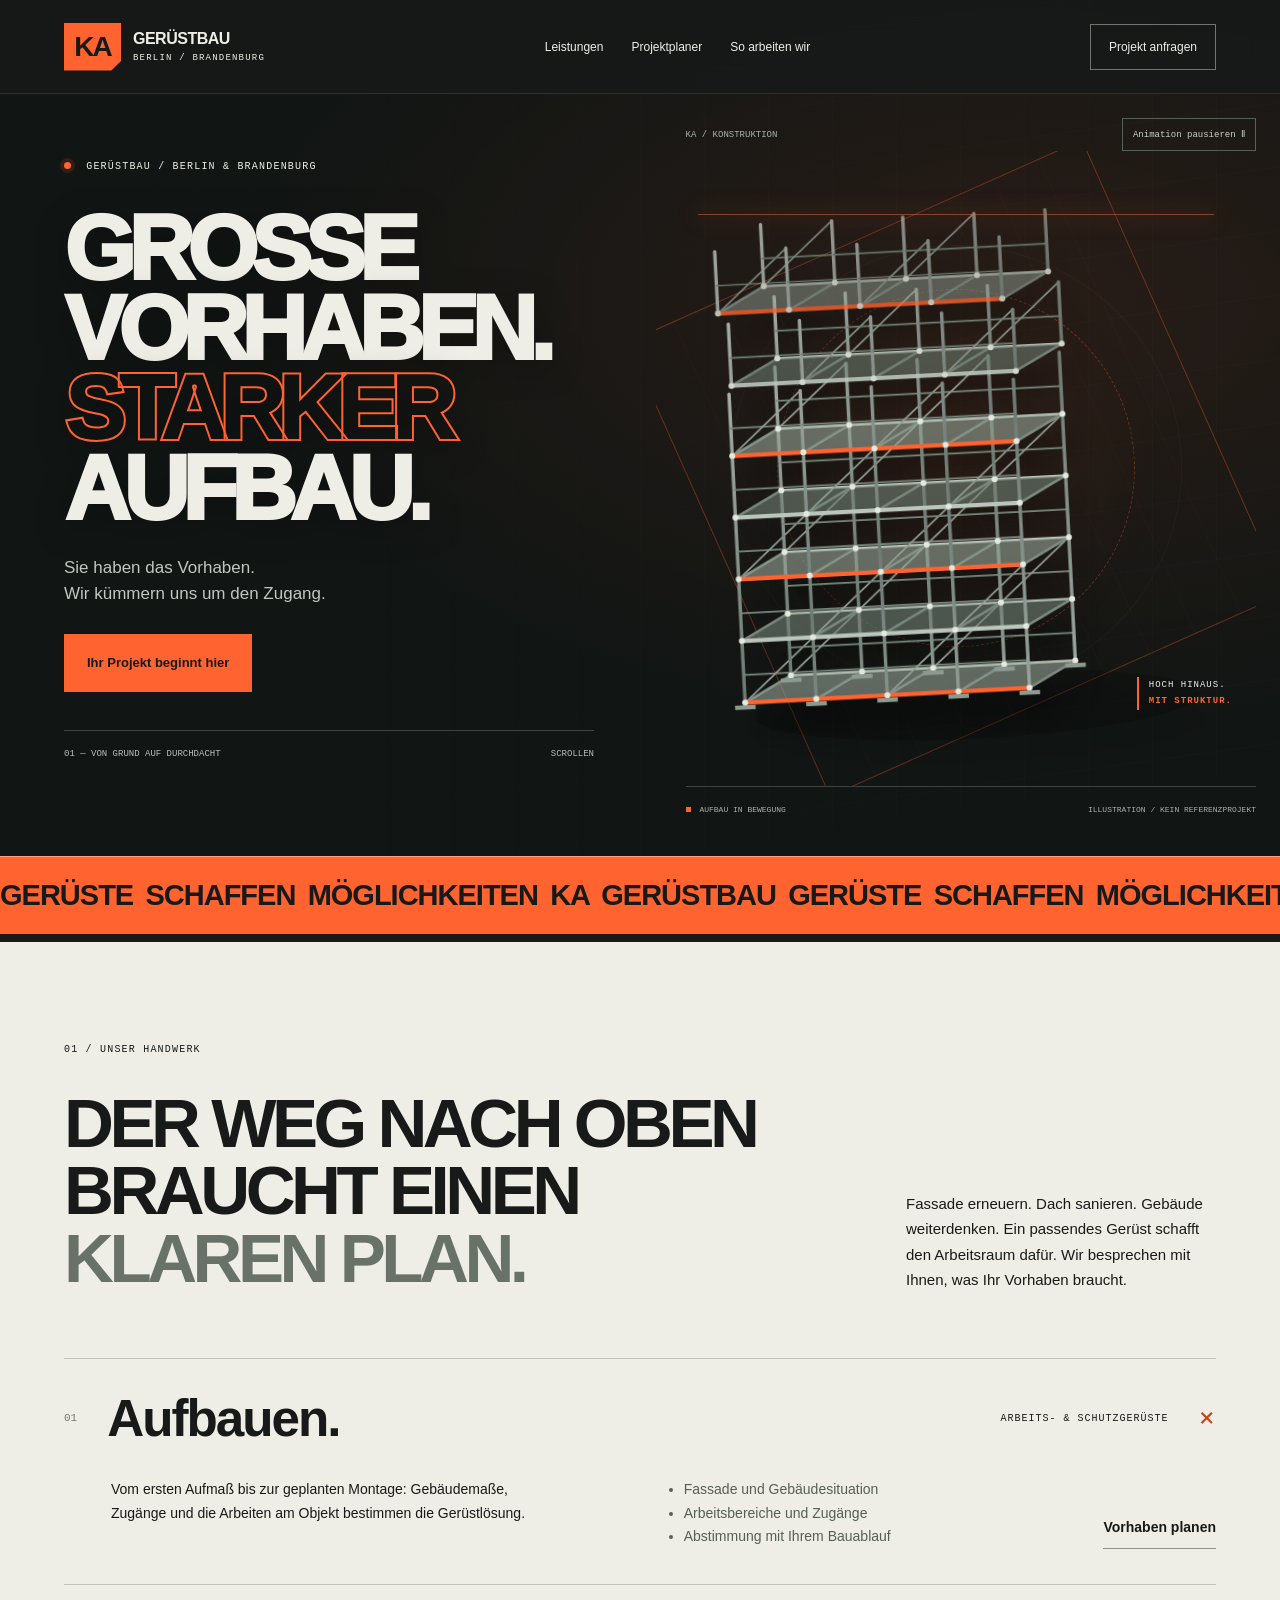
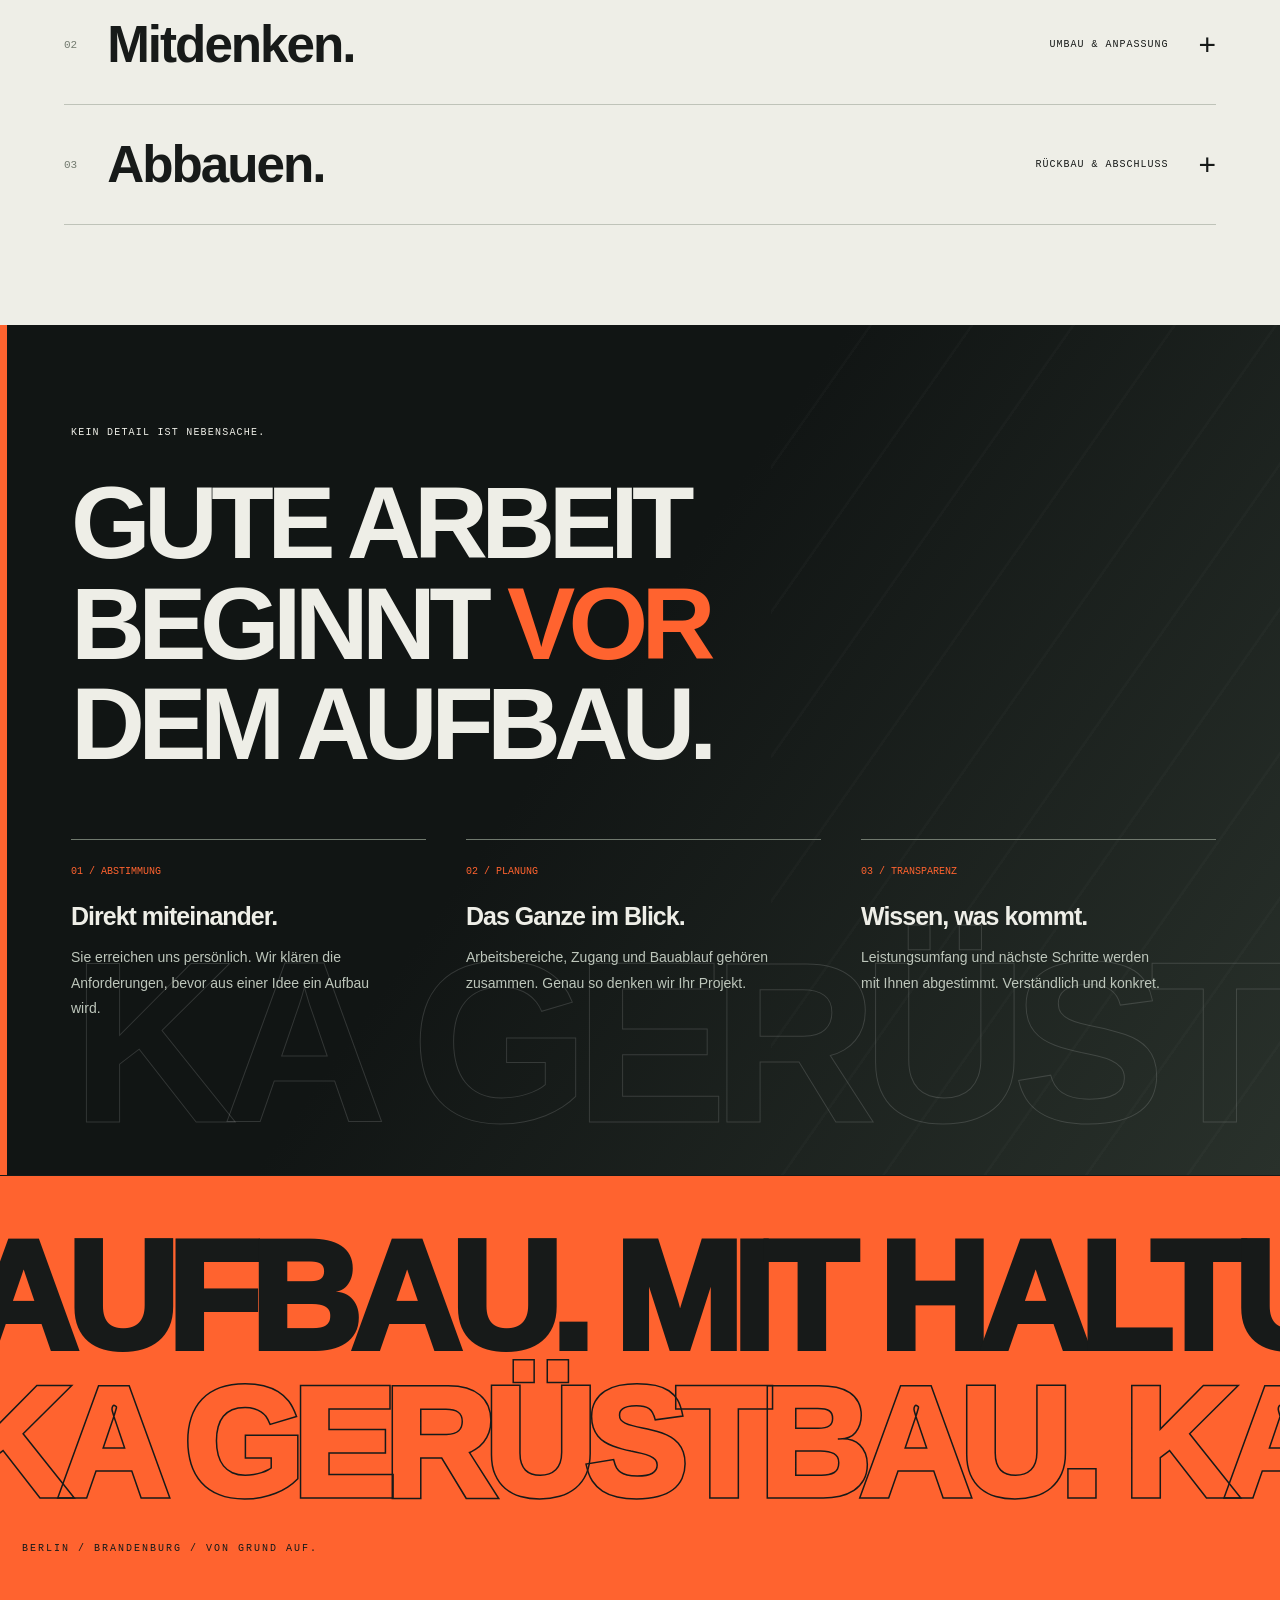
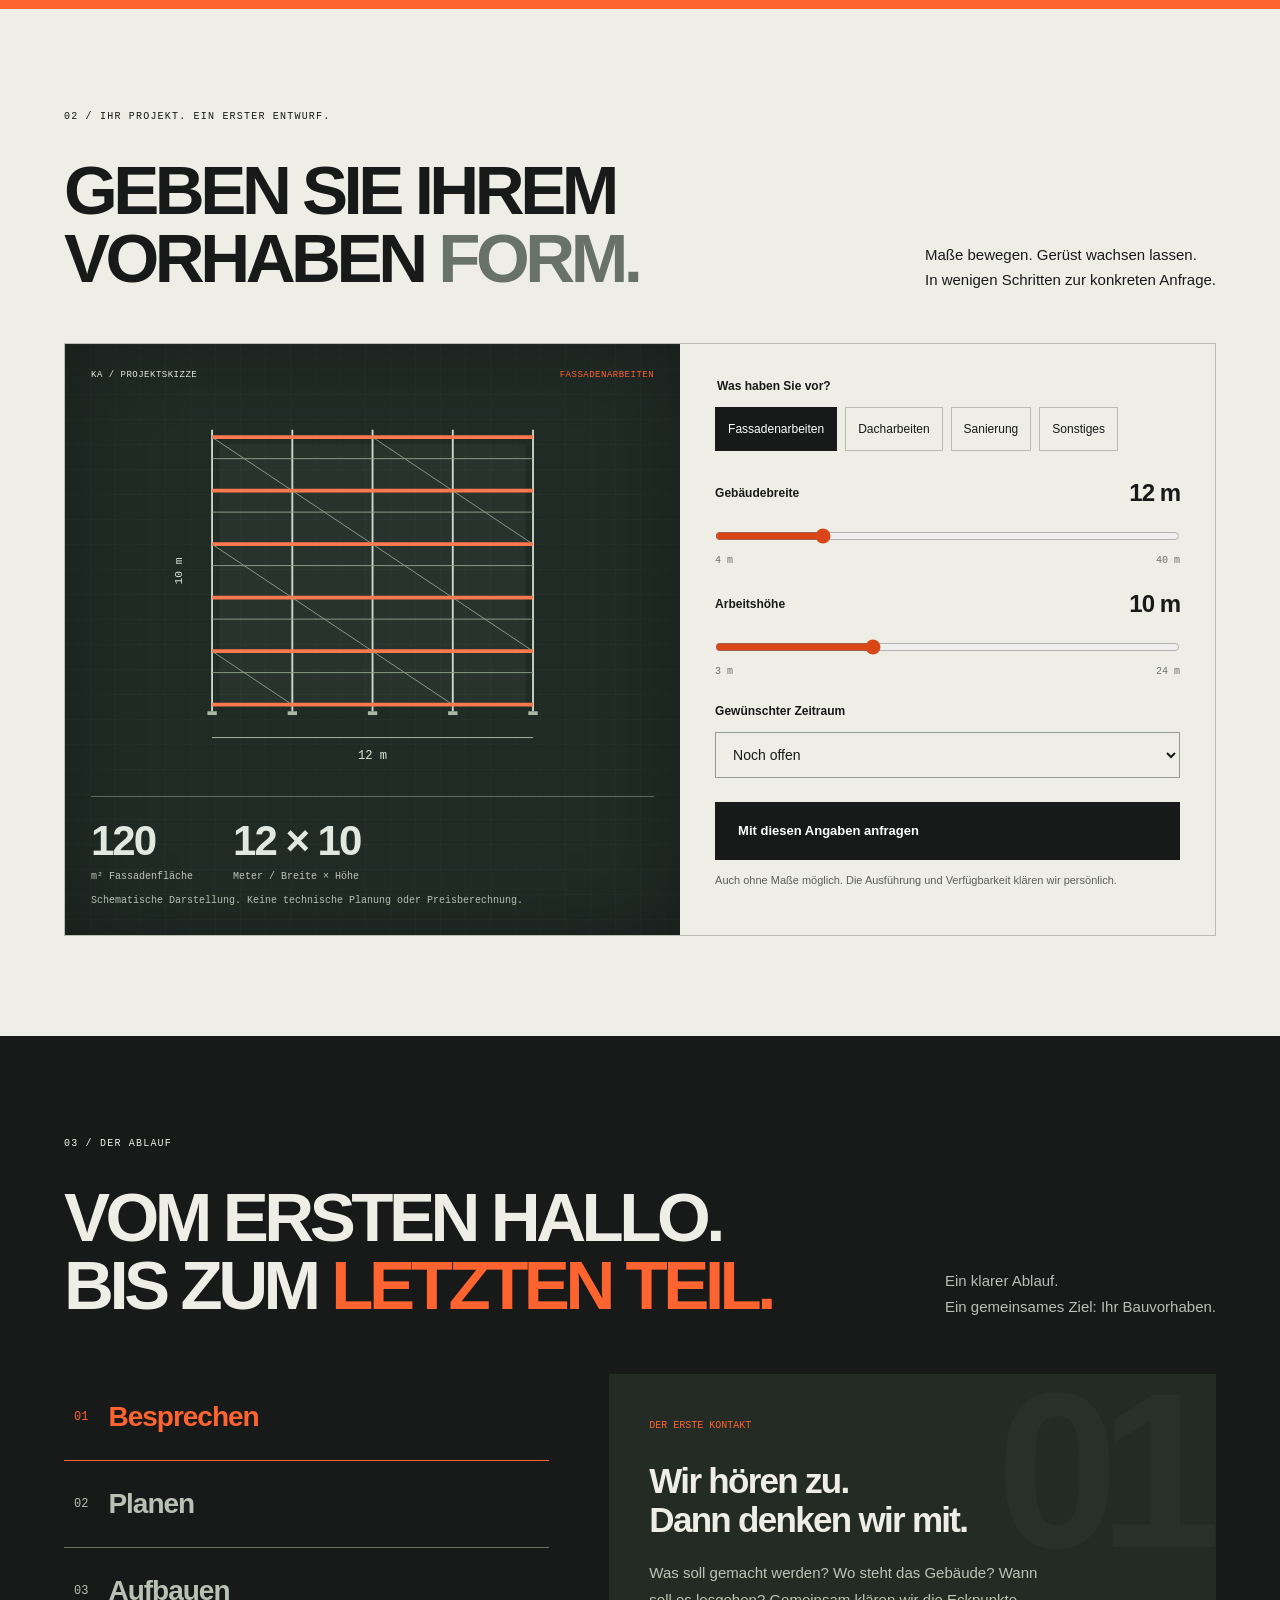
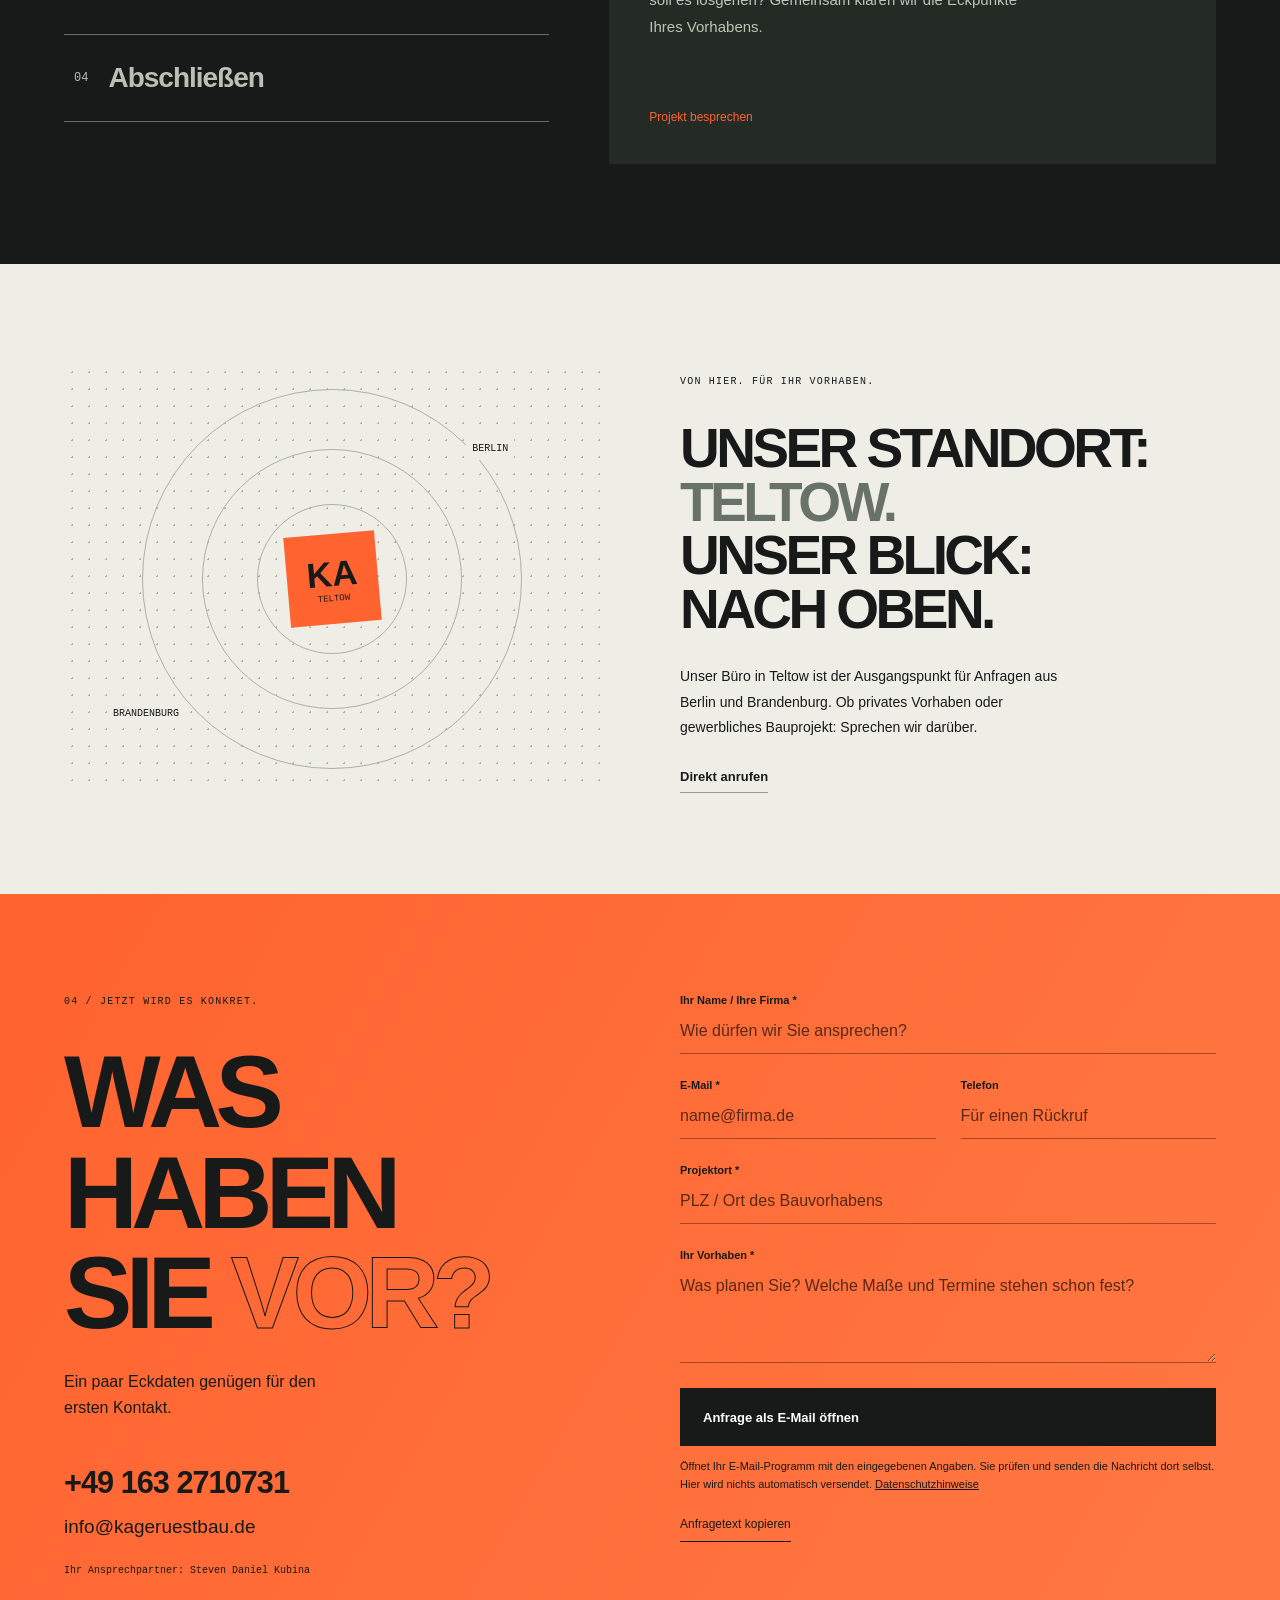
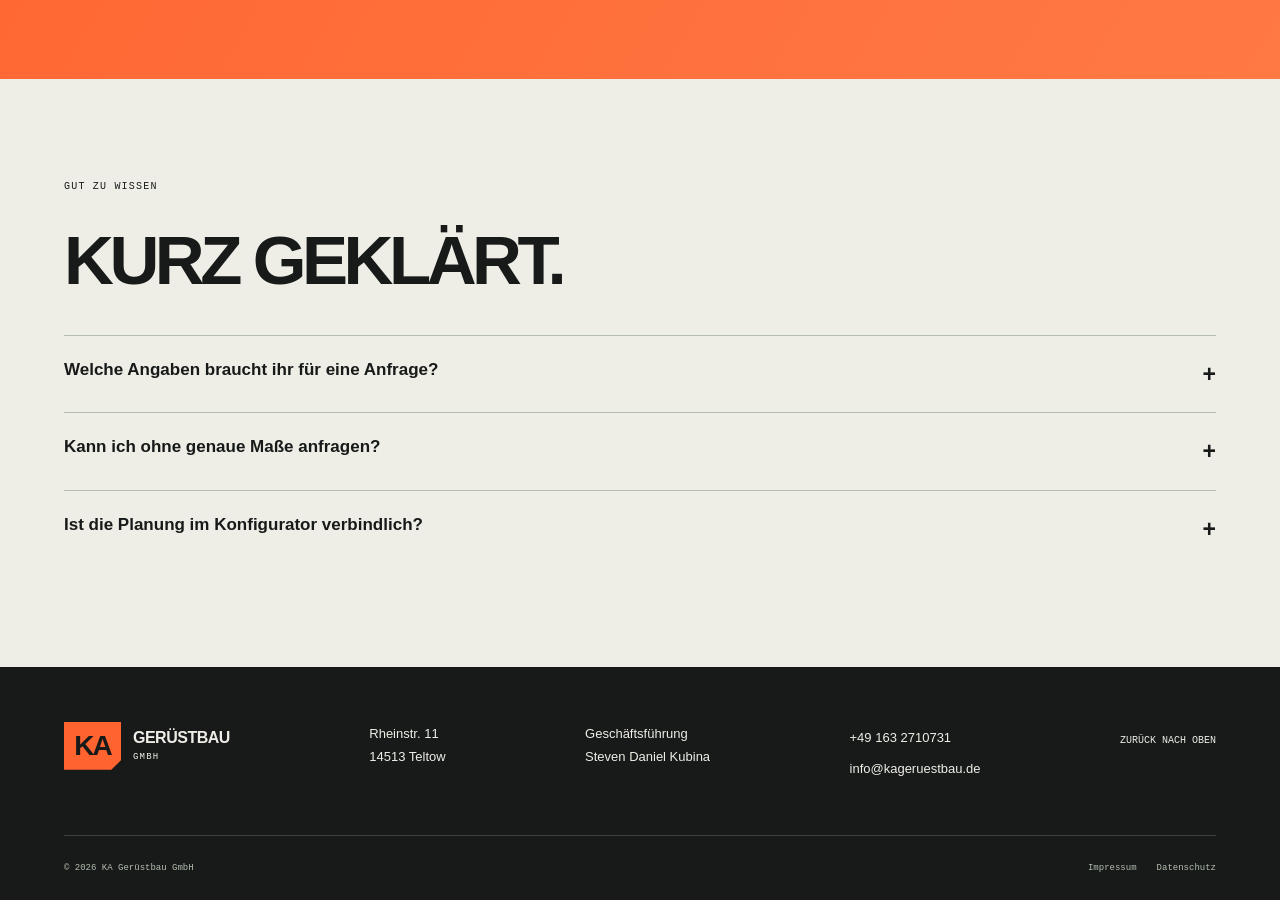
<file: index.html>
<!doctype html>
<html lang="de"><head><meta charset="utf-8"><meta name="viewport" content="width=device-width,initial-scale=1"><meta name="theme-color" content="#171a19"><meta name="description" content="KA Gerüstbau GmbH – Gerüstbau für Berlin und Brandenburg. Besprechen Sie Ihr Bauvorhaben direkt mit uns. Standort Teltow."><title>KA Gerüstbau — Raum für große Vorhaben.</title><link rel="stylesheet" href="styles.css"><link rel="icon" href="data:image/svg+xml,%3Csvg xmlns='http://www.w3.org/2000/svg' viewBox='0 0 100 100'%3E%3Crect width='100' height='100' fill='%23ff632f'/%3E%3Ctext x='10' y='68' font-family='Arial' font-weight='900' font-size='50'%3EKA%3C/text%3E%3C/svg%3E"></head>
<body><a class="skip" href="#main">Zum Inhalt</a><div class="reading" aria-hidden="true"></div>
<header><a class="brand" href="#top" aria-label="KA Gerüstbau Startseite"><span class="mark">KA</span><span>GERÜSTBAU<small>BERLIN / BRANDENBURG</small></span></a><nav aria-label="Hauptnavigation"><a href="#leistungen">Leistungen</a><a href="#planer">Projektplaner</a><a href="#ablauf">So arbeiten wir</a></nav><a class="header-contact" href="#kontakt">Projekt anfragen </a><button class="menu-toggle" aria-expanded="false" aria-controls="mobile-menu" aria-label="Menü öffnen"><span></span><span></span></button></header>
<div class="mobile-menu" id="mobile-menu" hidden><nav aria-label="Mobile Navigation"><a href="#leistungen">Leistungen <span>01</span></a><a href="#planer">Projektplaner <span>02</span></a><a href="#ablauf">So arbeiten wir <span>03</span></a><a href="#kontakt">Kontakt <span>04</span></a></nav><a href="tel:+491632710731">+49 163 2710731 </a><p>BERLIN / BRANDENBURG</p></div>
<main id="main"><section class="hero" id="top"><div class="hero-grid" aria-hidden="true"></div><div class="hero-copy"><div class="eyebrow"><span class="live-dot"></span> GERÜSTBAU / BERLIN & BRANDENBURG</div><h1>GROSSE<br>VORHABEN.<br><span>STARKER</span><br>AUFBAU.</h1><p>Sie haben das Vorhaben.<br>Wir kümmern uns um den Zugang.</p><a class="button orange" href="#planer">Ihr Projekt beginnt hier </a><div class="hero-foot"><span>01 — VON GRUND AUF DURCHDACHT</span><a href="#leistungen" aria-label="Weiter zu den Leistungen">SCROLLEN</a></div></div>
<div class="hero-art"><div class="art-top"><span>KA / KONSTRUKTION</span><button id="motion" aria-pressed="false">Animation pausieren Ⅱ</button></div><div class="structure-wrap"><div class="construction-halo" aria-hidden="true"></div><div class="scan-beam" aria-hidden="true"></div><svg id="hero-structure" viewBox="0 0 700 740" role="img" aria-label="Animierte räumliche Illustration eines Fassadengerüsts"><defs><linearGradient id="steel" gradientUnits="userSpaceOnUse" x1="0" y1="0" x2="700" y2="740"><stop stop-color="#e1e6df"/><stop offset=".5" stop-color="#6e7b75"/><stop offset="1" stop-color="#cad3ce"/></linearGradient></defs><g id="structure"></g></svg><div class="height-label">HOCH HINAUS.<br><b>MIT STRUKTUR.</b></div></div><div class="art-bottom"><span><i></i> AUFBAU IN BEWEGUNG</span><span>ILLUSTRATION / KEIN REFERENZPROJEKT</span></div></div></section>
<div class="ticker" aria-hidden="true"><div>GERÜSTE SCHAFFEN MÖGLICHKEITEN  KA GERÜSTBAU  GERÜSTE SCHAFFEN MÖGLICHKEITEN  KA GERÜSTBAU </div></div>
<section class="intro light section" id="leistungen"><div class="section-label reveal">01 / UNSER HANDWERK</div><div class="intro-heading reveal"><h2>DER WEG NACH OBEN<br>BRAUCHT EINEN<br><span>KLAREN PLAN.</span></h2><p>Fassade erneuern. Dach sanieren. Gebäude weiterdenken. Ein passendes Gerüst schafft den Arbeitsraum dafür. Wir besprechen mit Ihnen, was Ihr Vorhaben braucht.</p></div><div class="services"><details class="service reveal" open><summary><span class="number">01</span><h3>Aufbauen.</h3><span class="service-tag">ARBEITS- & SCHUTZGERÜSTE</span><b>+</b></summary><div class="service-body"><p>Vom ersten Aufmaß bis zur geplanten Montage: Gebäudemaße, Zugänge und die Arbeiten am Objekt bestimmen die Gerüstlösung.</p><ul><li>Fassade und Gebäudesituation</li><li>Arbeitsbereiche und Zugänge</li><li>Abstimmung mit Ihrem Bauablauf</li></ul><a href="#planer" data-type="Fassadenarbeiten">Vorhaben planen </a></div></details><details class="service reveal"><summary><span class="number">02</span><h3>Mitdenken.</h3><span class="service-tag">UMBAU & ANPASSUNG</span><b>+</b></summary><div class="service-body"><p>Eine Baustelle bleibt selten unverändert. Wenn sich Arbeitsbereiche oder Bauabschnitte verändern, besprechen wir die notwendige Anpassung des Gerüsts.</p><ul><li>Veränderte Arbeitsabschnitte</li><li>Neue Anforderungen am Gebäude</li><li>Koordination der nächsten Schritte</li></ul><a href="#kontakt">Details besprechen </a></div></details><details class="service reveal"><summary><span class="number">03</span><h3>Abbauen.</h3><span class="service-tag">RÜCKBAU & ABSCHLUSS</span><b>+</b></summary><div class="service-body"><p>Arbeiten abgeschlossen? Wir stimmen den Abbau mit Ihnen ab. Damit aus dem Bauvorhaben wieder ein frei zugängliches Gebäude wird.</p><ul><li>Abstimmung des Abbauzeitpunkts</li><li>Geplanter Rückbau</li><li>Ein Ansprechpartner bis zum Schluss</li></ul><a href="#kontakt">Kontakt aufnehmen </a></div></details></div></section>
<section class="statement section"><div class="section-label reveal">KEIN DETAIL IST NEBENSACHE.</div><h2 class="reveal">GUTE ARBEIT<br>BEGINNT <span>VOR</span><br>DEM AUFBAU.</h2><div class="principles"><article class="reveal"><span>01 / ABSTIMMUNG</span><h3>Direkt miteinander.</h3><p>Sie erreichen uns persönlich. Wir klären die Anforderungen, bevor aus einer Idee ein Aufbau wird.</p></article><article class="reveal"><span>02 / PLANUNG</span><h3>Das Ganze im Blick.</h3><p>Arbeitsbereiche, Zugang und Bauablauf gehören zusammen. Genau so denken wir Ihr Projekt.</p></article><article class="reveal"><span>03 / TRANSPARENZ</span><h3>Wissen, was kommt.</h3><p>Leistungsumfang und nächste Schritte werden mit Ihnen abgestimmt. Verständlich und konkret.</p></article></div><div class="outline-word" aria-hidden="true">KA GERÜSTBAU</div></section>
<div class="kinetic-break" aria-hidden="true"><div class="scroll-type">AUFBAU. MIT HALTUNG.</div><div class="scroll-type">KA GERÜSTBAU. KA GERÜSTBAU.</div><p class="kinetic-caption">BERLIN / BRANDENBURG / VON GRUND AUF.</p></div><section class="planner section light" id="planer"><div class="section-label reveal">02 / IHR PROJEKT. EIN ERSTER ENTWURF.</div><div class="planner-title reveal"><h2>GEBEN SIE IHREM<br>VORHABEN <span>FORM.</span></h2><p>Maße bewegen. Gerüst wachsen lassen.<br>In wenigen Schritten zur konkreten Anfrage.</p></div><div class="planner-grid"><div class="blueprint"><div class="blueprint-top"><span>KA / PROJEKTSKIZZE</span><span id="view-label">FASSADENARBEITEN</span></div><svg id="plan-svg" viewBox="0 0 600 410" role="img" aria-label="Schematische Gerüstansicht zu Ihren gewählten Maßen"><g id="plan-drawing"></g></svg><div class="blueprint-values"><div><strong id="area">120</strong><span>m² Fassadenfläche</span></div><div><strong id="size">12 × 10</strong><span>Meter / Breite × Höhe</span></div></div><p>Schematische Darstellung. Keine technische Planung oder Preisberechnung.</p></div><div class="planner-controls"><fieldset><legend>Was haben Sie vor?</legend><div class="chips" id="types"><button type="button" class="selected" aria-pressed="true">Fassadenarbeiten</button><button type="button" aria-pressed="false">Dacharbeiten</button><button type="button" aria-pressed="false">Sanierung</button><button type="button" aria-pressed="false">Sonstiges</button></div></fieldset><label class="range-label" for="width">Gebäudebreite <output id="width-out">12 m</output></label><input id="width" type="range" min="4" max="40" value="12" step="1"><div class="range-limits"><span>4 m</span><span>40 m</span></div><label class="range-label" for="height">Arbeitshöhe <output id="height-out">10 m</output></label><input id="height" type="range" min="3" max="24" value="10" step="1"><div class="range-limits"><span>3 m</span><span>24 m</span></div><label class="select-label" for="timing">Gewünschter Zeitraum</label><select id="timing"><option>Noch offen</option>In den nächsten 4 Wochen</option>In 1–3 Monaten</option>Später / in Planung</option></select><a class="button dark" id="use-plan" href="#kontakt">Mit diesen Angaben anfragen </a><p class="small">Auch ohne Maße möglich. Die Ausführung und Verfügbarkeit klären wir persönlich.</p></div></div></section>
<section class="process section" id="ablauf"><div class="section-label reveal">03 / DER ABLAUF</div><div class="process-heading reveal"><h2>VOM ERSTEN HALLO.<br>BIS ZUM <span>LETZTEN TEIL.</span></h2><p>Ein klarer Ablauf.<br>Ein gemeinsames Ziel: Ihr Bauvorhaben.</p></div><div class="process-grid"><div class="process-tabs" role="tablist" aria-label="Projektphasen"><button id="tab-0" role="tab" aria-selected="true" aria-controls="process-panel" data-step="0">01 <span>Besprechen</span> </button><button id="tab-1" role="tab" aria-selected="false" aria-controls="process-panel" tabindex="-1" data-step="1">02 <span>Planen</span> </button><button id="tab-2" role="tab" aria-selected="false" aria-controls="process-panel" tabindex="-1" data-step="2">03 <span>Aufbauen</span> </button><button id="tab-3" role="tab" aria-selected="false" aria-controls="process-panel" tabindex="-1" data-step="3">04 <span>Abschließen</span> </button></div><div id="process-panel" role="tabpanel" aria-labelledby="tab-0" tabindex="0"><span class="phase-number" aria-hidden="true">01</span><div><span class="phase-kicker">DER ERSTE KONTAKT</span><h3>Wir hören zu.<br>Dann denken wir mit.</h3><p>Was soll gemacht werden? Wo steht das Gebäude? Wann soll es losgehen? Gemeinsam klären wir die Eckpunkte Ihres Vorhabens.</p></div><a href="#kontakt">Projekt besprechen </a></div></div></section>
<section class="region section light"><div class="region-art" aria-hidden="true"><div class="orbit o1"></div><div class="orbit o2"></div><div class="orbit o3"></div><span class="region-pin">KA <small>TELTOW</small></span><span class="berlin">BERLIN</span><span class="brandenburg">BRANDENBURG</span></div><div class="reveal"><div class="section-label">VON HIER. FÜR IHR VORHABEN.</div><h2>UNSER STANDORT:<br><span>TELTOW.</span><br>UNSER BLICK:<br>NACH OBEN.</h2><p>Unser Büro in Teltow ist der Ausgangspunkt für Anfragen aus Berlin und Brandenburg. Ob privates Vorhaben oder gewerbliches Bauprojekt: Sprechen wir darüber.</p><a class="text-link" href="tel:+491632710731">Direkt anrufen </a></div></section>
<section class="contact section" id="kontakt"><div class="contact-intro reveal"><div class="section-label">04 / JETZT WIRD ES KONKRET.</div><h2>WAS HABEN<br>SIE <span>VOR?</span></h2><p>Ein paar Eckdaten genügen für den ersten Kontakt.</p><a class="contact-phone" href="tel:+491632710731">+49 163 2710731 </a><a class="contact-mail" href="mailto:info@kageruestbau.de">info@kageruestbau.de </a><span class="contact-person">Ihr Ansprechpartner: Steven Daniel Kubina</span></div><form id="contact-form"><label for="name">Ihr Name / Ihre Firma *</label><input id="name" name="name" autocomplete="name" required maxlength="120" placeholder="Wie dürfen wir Sie ansprechen?"><div class="form-row"><div><label for="email">E-Mail *</label><input id="email" name="email" autocomplete="email" type="email" required maxlength="160" placeholder="name@firma.de"></div><div><label for="phone">Telefon</label><input id="phone" name="phone" autocomplete="tel" type="tel" maxlength="40" placeholder="Für einen Rückruf"></div></div><label for="place">Projektort *</label><input id="place" name="place" required maxlength="180" placeholder="PLZ / Ort des Bauvorhabens"><label for="message">Ihr Vorhaben *</label><textarea id="message" name="message" rows="4" required maxlength="3000" placeholder="Was planen Sie? Welche Maße und Termine stehen schon fest?"></textarea><button class="button dark" type="submit">Anfrage als E-Mail öffnen </button><p class="small">Öffnet Ihr E-Mail-Programm mit den eingegebenen Angaben. Sie prüfen und senden die Nachricht dort selbst. Hier wird nichts automatisch versendet. <a href="datenschutz.html" class="privacy-link">Datenschutzhinweise</a></p><p id="form-status" role="status"></p><button class="copy-button" id="copy-request" type="button">Anfragetext kopieren</button></form></section>
<section class="faq section light"><div class="section-label">GUT ZU WISSEN</div><h2 class="reveal">KURZ GEKLÄRT.</h2><details><summary>Welche Angaben braucht ihr für eine Anfrage? <span>+</span></summary><p>Hilfreich sind der Projektort, die geplanten Arbeiten, ungefähre Gebäudemaße und Ihr Wunschzeitraum. Fehlende Details klären wir anschließend gemeinsam.</p></details><details><summary>Kann ich ohne genaue Maße anfragen? <span>+</span></summary><p>Ja. Beschreiben Sie zunächst Ihr Vorhaben. Der Projektplaner ist eine Hilfe für die erste Anfrage; die tatsächlichen Maße und Anforderungen müssen gesondert geprüft werden.</p></details><details><summary>Ist die Planung im Konfigurator verbindlich? <span>+</span></summary><p>Nein. Die Skizze veranschaulicht nur Ihre Angaben. Sie ersetzt weder ein Aufmaß noch die technische Planung oder ein individuelles Angebot.</p></details></section>
</main><footer><div class="footer-top"><a class="brand" href="#top"><span class="mark">KA</span><span>GERÜSTBAU<small>GMBH</small></span></a><p>Rheinstr. 11<br>14513 Teltow</p><p>Geschäftsführung<br>Steven Daniel Kubina</p><p class="footer-contact"><a href="tel:+491632710731">+49 163 2710731</a><br><a href="mailto:info@kageruestbau.de">info@kageruestbau.de</a></p><a href="#top">ZURÜCK NACH OBEN</a></div><div class="footer-bottom"><span>© <span id="year">2026</span> KA Gerüstbau GmbH</span><div><a href="impressum.html">Impressum</a><a href="datenschutz.html">Datenschutz</a></div></div></footer>
<div class="mobile-dock"><a href="tel:+491632710731">Anrufen </a><a href="#planer">Projekt planen </a></div>
<script src="script.js"></script></body></html>
</file>
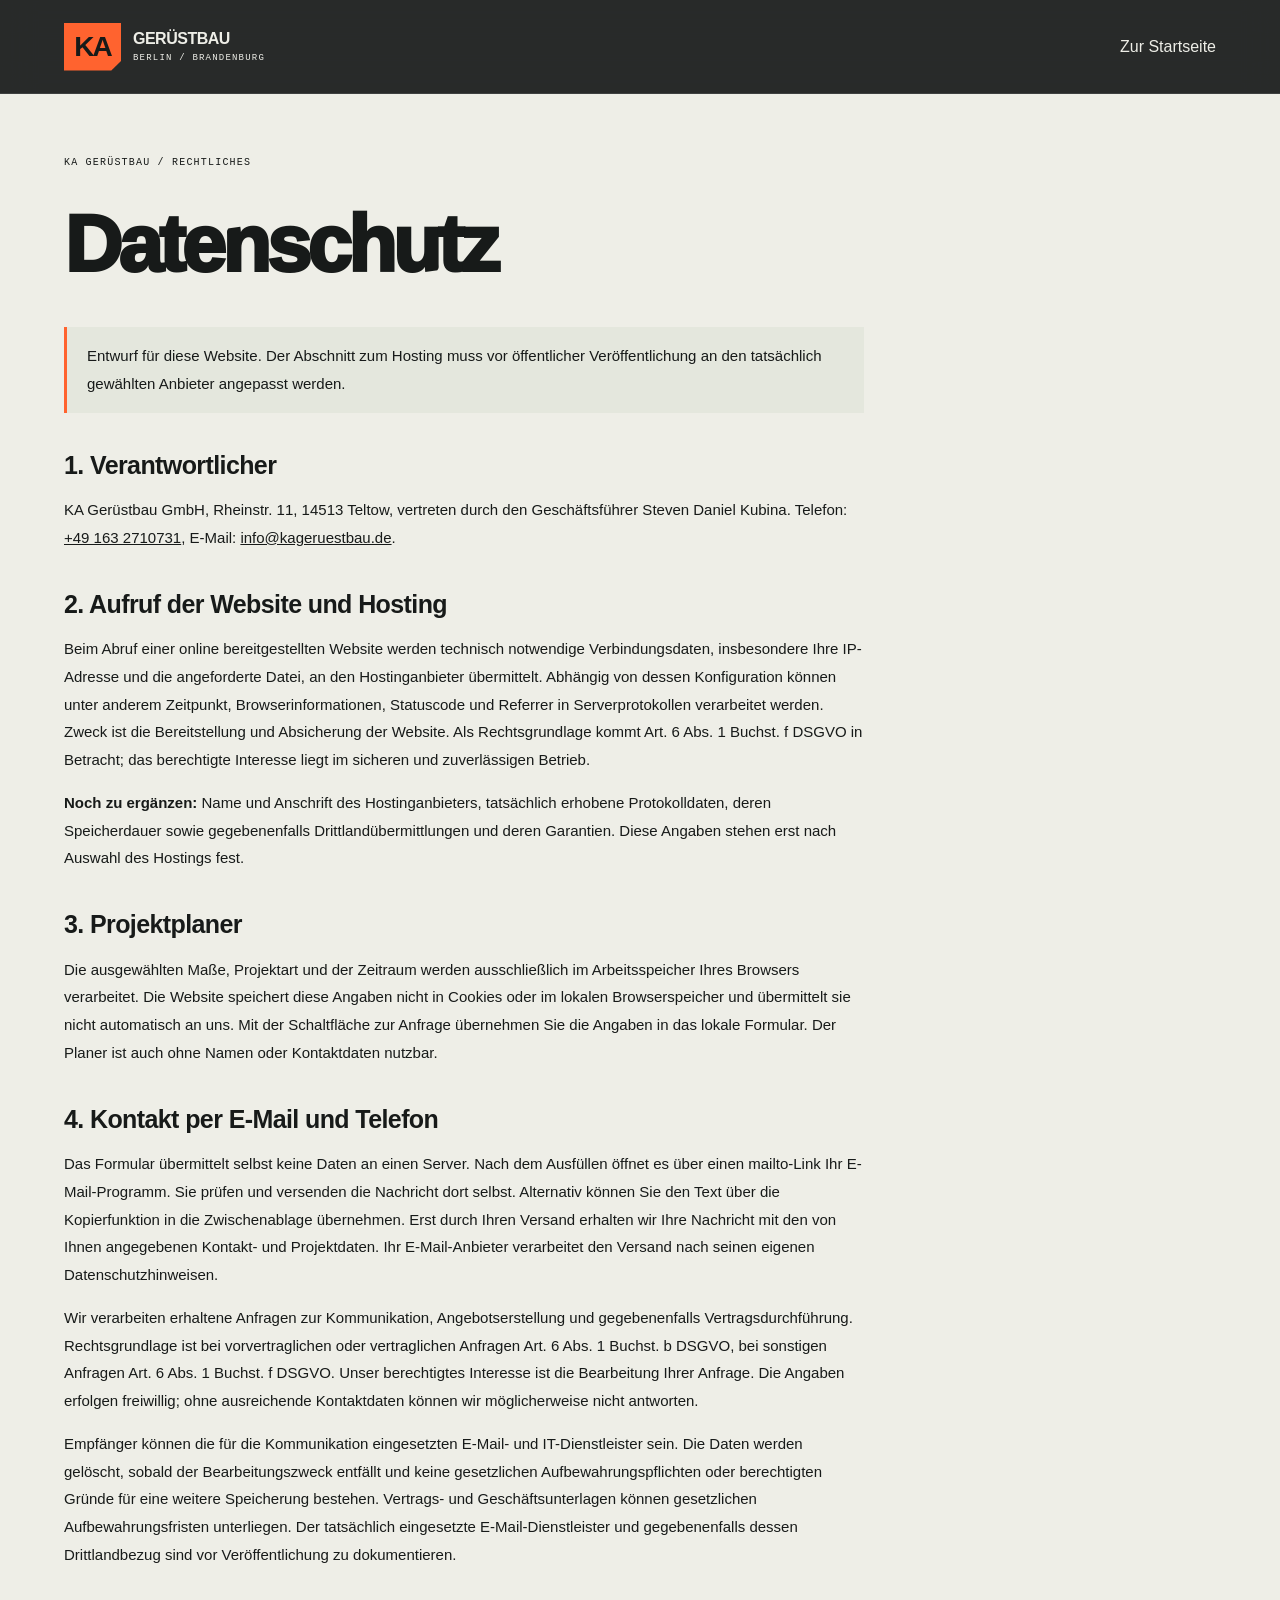
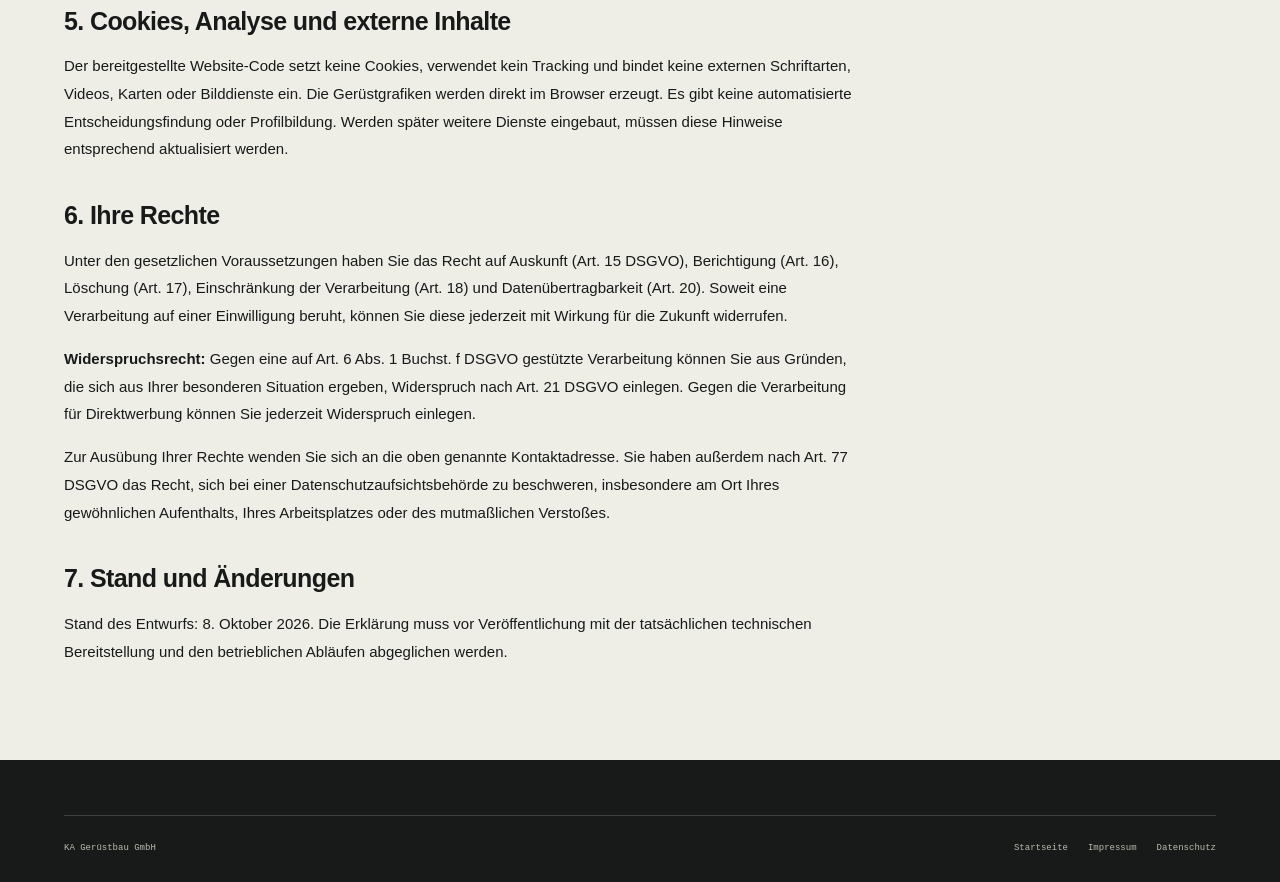
<file: datenschutz.html>
<!doctype html><html lang="de"><head><meta charset="utf-8"><meta name="viewport" content="width=device-width,initial-scale=1"><meta name="robots" content="noindex"><title>Datenschutz | KA Gerüstbau</title><link rel="stylesheet" href="styles.css"></head><body><header><a class="brand" href="index.html"><span class="mark">KA</span><span>GERÜSTBAU<small>BERLIN / BRANDENBURG</small></span></a><a href="index.html">Zur Startseite </a></header><main class="legal-page light"><div class="section-label">KA GERÜSTBAU / RECHTLICHES</div><h1>Datenschutz</h1><p class="legal-note">Entwurf für diese Website. Der Abschnitt zum Hosting muss vor öffentlicher Veröffentlichung an den tatsächlich gewählten Anbieter angepasst werden.</p><h2>1. Verantwortlicher</h2><p>KA Gerüstbau GmbH, Rheinstr. 11, 14513 Teltow, vertreten durch den Geschäftsführer Steven Daniel Kubina. Telefon: <a href="tel:+491632710731">+49 163 2710731</a>, E-Mail: <a href="mailto:info@kageruestbau.de">info@kageruestbau.de</a>.</p><h2>2. Aufruf der Website und Hosting</h2><p>Beim Abruf einer online bereitgestellten Website werden technisch notwendige Verbindungsdaten, insbesondere Ihre IP-Adresse und die angeforderte Datei, an den Hostinganbieter übermittelt. Abhängig von dessen Konfiguration können unter anderem Zeitpunkt, Browserinformationen, Statuscode und Referrer in Serverprotokollen verarbeitet werden. Zweck ist die Bereitstellung und Absicherung der Website. Als Rechtsgrundlage kommt Art. 6 Abs. 1 Buchst. f DSGVO in Betracht; das berechtigte Interesse liegt im sicheren und zuverlässigen Betrieb.</p><p><strong>Noch zu ergänzen:</strong> Name und Anschrift des Hostinganbieters, tatsächlich erhobene Protokolldaten, deren Speicherdauer sowie gegebenenfalls Drittlandübermittlungen und deren Garantien. Diese Angaben stehen erst nach Auswahl des Hostings fest.</p><h2>3. Projektplaner</h2><p>Die ausgewählten Maße, Projektart und der Zeitraum werden ausschließlich im Arbeitsspeicher Ihres Browsers verarbeitet. Die Website speichert diese Angaben nicht in Cookies oder im lokalen Browserspeicher und übermittelt sie nicht automatisch an uns. Mit der Schaltfläche zur Anfrage übernehmen Sie die Angaben in das lokale Formular. Der Planer ist auch ohne Namen oder Kontaktdaten nutzbar.</p><h2>4. Kontakt per E-Mail und Telefon</h2><p>Das Formular übermittelt selbst keine Daten an einen Server. Nach dem Ausfüllen öffnet es über einen mailto-Link Ihr E-Mail-Programm. Sie prüfen und versenden die Nachricht dort selbst. Alternativ können Sie den Text über die Kopierfunktion in die Zwischenablage übernehmen. Erst durch Ihren Versand erhalten wir Ihre Nachricht mit den von Ihnen angegebenen Kontakt- und Projektdaten. Ihr E-Mail-Anbieter verarbeitet den Versand nach seinen eigenen Datenschutzhinweisen.</p><p>Wir verarbeiten erhaltene Anfragen zur Kommunikation, Angebotserstellung und gegebenenfalls Vertragsdurchführung. Rechtsgrundlage ist bei vorvertraglichen oder vertraglichen Anfragen Art. 6 Abs. 1 Buchst. b DSGVO, bei sonstigen Anfragen Art. 6 Abs. 1 Buchst. f DSGVO. Unser berechtigtes Interesse ist die Bearbeitung Ihrer Anfrage. Die Angaben erfolgen freiwillig; ohne ausreichende Kontaktdaten können wir möglicherweise nicht antworten.</p><p>Empfänger können die für die Kommunikation eingesetzten E-Mail- und IT-Dienstleister sein. Die Daten werden gelöscht, sobald der Bearbeitungszweck entfällt und keine gesetzlichen Aufbewahrungspflichten oder berechtigten Gründe für eine weitere Speicherung bestehen. Vertrags- und Geschäftsunterlagen können gesetzlichen Aufbewahrungsfristen unterliegen. Der tatsächlich eingesetzte E-Mail-Dienstleister und gegebenenfalls dessen Drittlandbezug sind vor Veröffentlichung zu dokumentieren.</p><h2>5. Cookies, Analyse und externe Inhalte</h2><p>Der bereitgestellte Website-Code setzt keine Cookies, verwendet kein Tracking und bindet keine externen Schriftarten, Videos, Karten oder Bilddienste ein. Die Gerüstgrafiken werden direkt im Browser erzeugt. Es gibt keine automatisierte Entscheidungsfindung oder Profilbildung. Werden später weitere Dienste eingebaut, müssen diese Hinweise entsprechend aktualisiert werden.</p><h2>6. Ihre Rechte</h2><p>Unter den gesetzlichen Voraussetzungen haben Sie das Recht auf Auskunft (Art. 15 DSGVO), Berichtigung (Art. 16), Löschung (Art. 17), Einschränkung der Verarbeitung (Art. 18) und Datenübertragbarkeit (Art. 20). Soweit eine Verarbeitung auf einer Einwilligung beruht, können Sie diese jederzeit mit Wirkung für die Zukunft widerrufen.</p><p><strong>Widerspruchsrecht:</strong> Gegen eine auf Art. 6 Abs. 1 Buchst. f DSGVO gestützte Verarbeitung können Sie aus Gründen, die sich aus Ihrer besonderen Situation ergeben, Widerspruch nach Art. 21 DSGVO einlegen. Gegen die Verarbeitung für Direktwerbung können Sie jederzeit Widerspruch einlegen.</p><p>Zur Ausübung Ihrer Rechte wenden Sie sich an die oben genannte Kontaktadresse. Sie haben außerdem nach Art. 77 DSGVO das Recht, sich bei einer Datenschutzaufsichtsbehörde zu beschweren, insbesondere am Ort Ihres gewöhnlichen Aufenthalts, Ihres Arbeitsplatzes oder des mutmaßlichen Verstoßes.</p><h2>7. Stand und Änderungen</h2><p>Stand des Entwurfs: 8. Oktober 2026. Die Erklärung muss vor Veröffentlichung mit der tatsächlichen technischen Bereitstellung und den betrieblichen Abläufen abgeglichen werden.</p></main><footer><div class="footer-bottom"><span>KA Gerüstbau GmbH</span><div><a href="index.html">Startseite</a><a href="impressum.html">Impressum</a><a href="datenschutz.html">Datenschutz</a></div></div></footer></body></html>
</file>
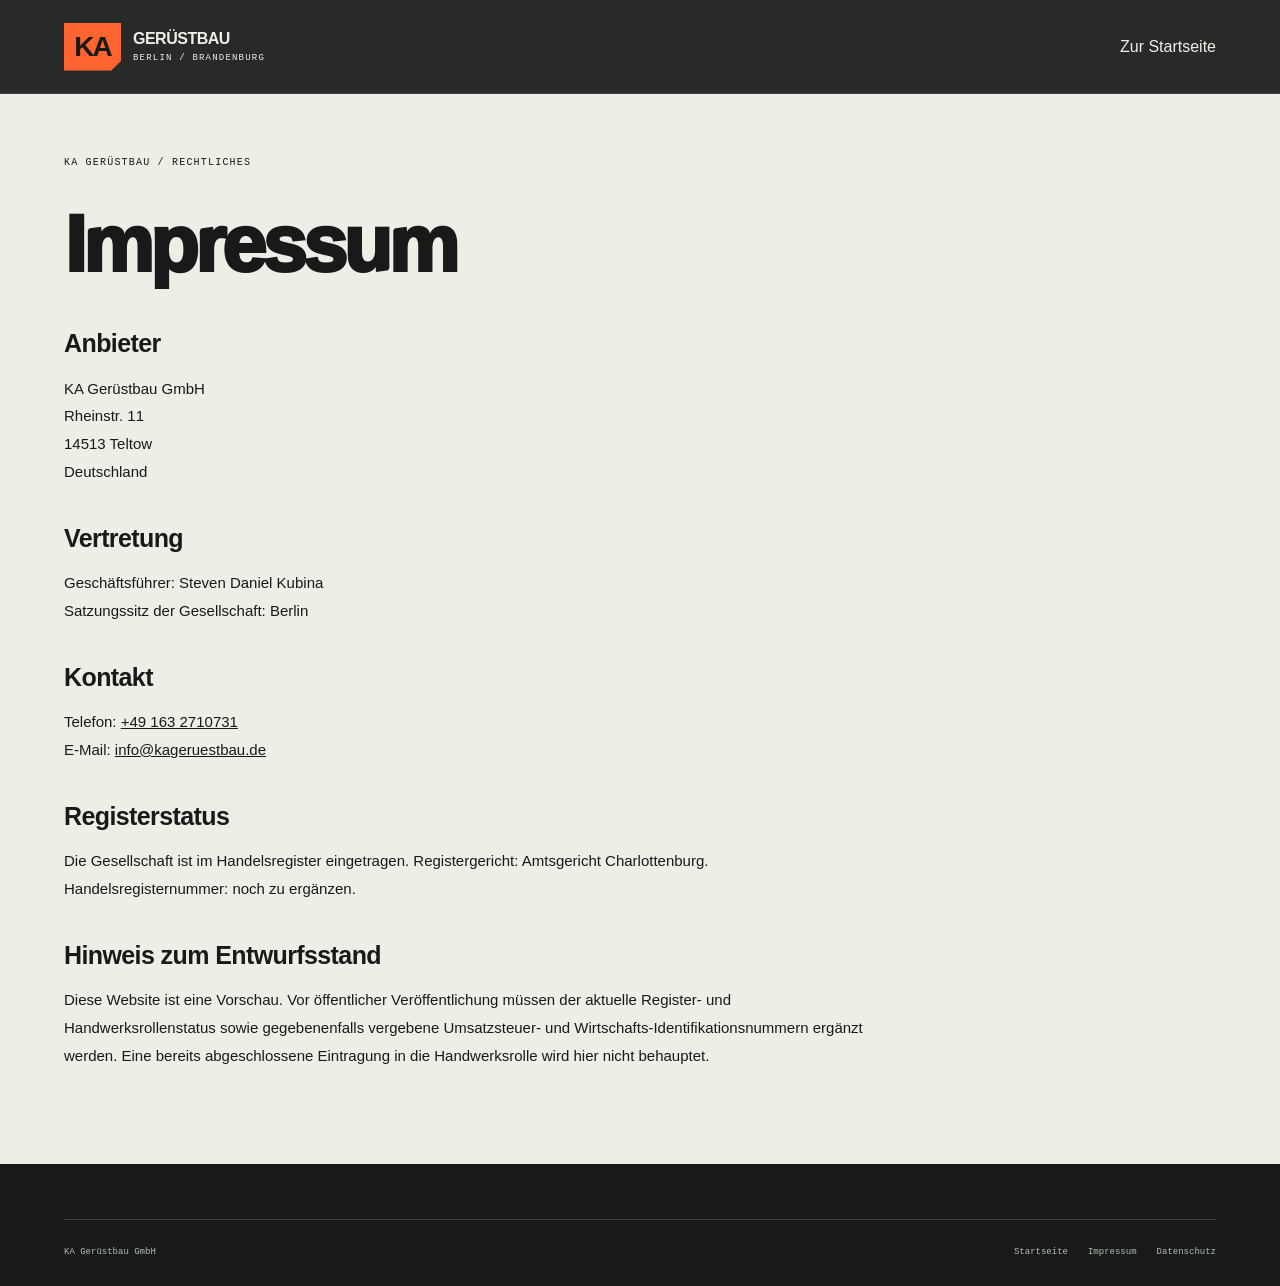
<file: impressum.html>
<!doctype html><html lang="de"><head><meta charset="utf-8"><meta name="viewport" content="width=device-width,initial-scale=1"><meta name="robots" content="noindex"><title>Impressum | KA Gerüstbau</title><link rel="stylesheet" href="styles.css"></head><body><header><a class="brand" href="index.html"><span class="mark">KA</span><span>GERÜSTBAU<small>BERLIN / BRANDENBURG</small></span></a><a href="index.html">Zur Startseite </a></header><main class="legal-page light"><div class="section-label">KA GERÜSTBAU / RECHTLICHES</div><h1>Impressum</h1><h2>Anbieter</h2><p>KA Gerüstbau GmbH<br>Rheinstr. 11<br>14513 Teltow<br>Deutschland</p><h2>Vertretung</h2><p>Geschäftsführer: Steven Daniel Kubina<br>Satzungssitz der Gesellschaft: Berlin</p><h2>Kontakt</h2><p>Telefon: <a href="tel:+491632710731">+49 163 2710731</a><br>E-Mail: <a href="mailto:info@kageruestbau.de">info@kageruestbau.de</a></p><h2>Registerstatus</h2><p>Die Gesellschaft ist im Handelsregister eingetragen. Registergericht: Amtsgericht Charlottenburg. Handelsregisternummer: noch zu ergänzen.</p><h2>Hinweis zum Entwurfsstand</h2><p>Diese Website ist eine Vorschau. Vor öffentlicher Veröffentlichung müssen der aktuelle Register- und Handwerksrollenstatus sowie gegebenenfalls vergebene Umsatzsteuer- und Wirtschafts-Identifikationsnummern ergänzt werden. Eine bereits abgeschlossene Eintragung in die Handwerksrolle wird hier nicht behauptet.</p></main><footer><div class="footer-bottom"><span>KA Gerüstbau GmbH</span><div><a href="index.html">Startseite</a><a href="impressum.html">Impressum</a><a href="datenschutz.html">Datenschutz</a></div></div></footer></body></html>
</file>
<file: styles.css>
:root{--ink:#171a19;--paper:#eeeee7;--orange:#ff632f;--muted:#b8beb8;--line:#3b423e;--pad:clamp(22px,5vw,90px)}*{box-sizing:border-box}html{scroll-behavior:smooth;scroll-padding-top:100px}body{margin:0;background:var(--ink);color:var(--paper);font-family:Arial,Helvetica,sans-serif}a{color:inherit;text-decoration:none}button,input,select,textarea{font:inherit}button,a,input,select,textarea{-webkit-tap-highlight-color:transparent}button{cursor:pointer}button:focus-visible,a:focus-visible,summary:focus-visible{outline:3px solid var(--orange);outline-offset:5px}input:focus-visible,textarea:focus-visible,select:focus-visible{outline:2px solid currentColor;outline-offset:3px}::selection{background:var(--orange);color:var(--ink)}.skip{position:fixed;top:-100px;z-index:1000;background:white;color:black;padding:20px}.skip:focus{top:0}.reading{height:3px;background:var(--orange);position:fixed;top:0;left:0;z-index:150;width:0}header{height:94px;padding:0 var(--pad);display:flex;align-items:center;justify-content:space-between;gap:24px;position:fixed;inset:0 0 auto;z-index:100;background:#171a19eb;backdrop-filter:blur(16px);border-bottom:1px solid #ffffff1a}.brand{display:flex;align-items:center;gap:12px;font-size:16px;font-weight:900;letter-spacing:-.5px;flex-shrink:0}.mark{width:57px;height:48px;background:var(--orange);color:var(--ink);display:flex;align-items:center;justify-content:center;font-size:28px;letter-spacing:-3px;position:relative;padding-right:8px}.mark>span{font-size:14px;position:absolute;right:5px;top:3px;letter-spacing:0}.brand small{display:block;font-family:monospace;font-size:9px;letter-spacing:1.2px;font-weight:400;margin-top:5px}header nav{display:flex;gap:28px;font-size:12px}header nav a{padding:12px 0;position:relative}header nav a.active{color:var(--orange)}header nav a:after{content:'';position:absolute;bottom:4px;left:0;right:100%;height:2px;background:var(--orange);transition:right .3s}header nav a:hover:after,header nav a.active:after{right:0}.header-contact{border:1px solid #70766f;padding:15px 18px;font-size:12px}.header-contact span{margin-left:20px;color:var(--orange)}.menu-toggle{display:none}.mobile-menu[hidden]{display:none}.mobile-menu{position:fixed;inset:80px 0 0;z-index:99;background:var(--ink);padding:40px 24px}.mobile-menu nav{display:grid;margin:20px 0 40px}.mobile-menu nav a{display:flex;justify-content:space-between;font-size:30px;padding:20px 0;border-bottom:1px solid var(--line)}.mobile-menu nav span,.mobile-menu p{font:11px monospace;color:var(--orange)}.hero{padding-top:94px;min-height:830px;display:grid;grid-template-columns:1.05fr 1fr;position:relative;overflow:hidden}.hero-grid{position:absolute;inset:0;background-image:linear-gradient(#ffffff05 1px,transparent 1px),linear-gradient(90deg,#ffffff05 1px,transparent 1px);background-size:80px 80px}.hero-copy{padding:65px 0 28px var(--pad);position:relative;z-index:2}.eyebrow,.section-label{font:10px/1.6 monospace;letter-spacing:1.2px}.live-dot{display:inline-block;width:7px;height:7px;background:var(--orange);margin-right:8px;box-shadow:0 0 0 4px #ff632f22;border-radius:50%}h1{font-size:clamp(64px,7.1vw,119px);line-height:.88;letter-spacing:-.075em;margin:34px 0 26px;font-weight:950}h1>span{color:var(--orange)}.hero-copy>p{font-size:17px;line-height:1.55;color:#c1c6c0}.button{display:flex;align-items:center;justify-content:space-between;gap:36px;padding:20px 23px;font-size:13px;font-weight:700;border:0;transition:transform .25s,background .25s;min-height:58px}.button:hover{transform:translateY(-3px)}.orange{background:var(--orange);color:var(--ink);width:max-content}.dark{background:var(--ink);color:white}.hero .button{margin:26px 0 38px}.button>span{font-size:23px;line-height:1}.hero-foot{display:flex;justify-content:space-between;gap:15px;font:9px monospace;color:var(--muted);padding:18px 0;border-top:1px solid var(--line);max-width:530px}.hero-art{position:relative;padding:24px 24px 24px 0;display:flex;flex-direction:column;justify-content:space-between}.art-top,.art-bottom{display:flex;justify-content:space-between;align-items:center;font:9px monospace;color:#a9b4ab;gap:20px}.art-top{padding-left:30px}.art-top button{background:none;border:1px solid #556157;color:#c8d1c8;padding:10px;font:9px monospace}.structure-wrap{position:relative;flex:1;display:flex;align-items:center;justify-content:center;perspective:1000px}.structure-wrap:before{content:'';position:absolute;width:75%;height:70%;background:radial-gradient(ellipse,#ff632f12,transparent 65%);border:1px solid #ffffff08;border-radius:50%}#hero-structure{width:100%;height:auto;max-height:680px;filter:drop-shadow(15px 25px 12px #0006);animation:float 8s ease-in-out infinite;transform:rotate(-3deg)}.floor{animation:assemble 1.3s both;animation-delay:calc(var(--i)*160ms)}.height-label{position:absolute;bottom:12%;right:4%;font:9px/1.8 monospace;letter-spacing:1px;border-left:2px solid var(--orange);padding-left:10px}.height-label b{color:var(--orange)}.art-bottom{border-top:1px solid var(--line);padding:18px 0;margin-left:30px;font-size:8px}.art-bottom i{display:inline-block;width:5px;height:5px;background:var(--orange);margin-right:4px}.ticker{overflow:hidden;background:var(--orange);color:var(--ink);padding:20px 0;font-size:29px;font-weight:900;letter-spacing:-1px;white-space:nowrap}.ticker>div{width:max-content;animation:ticker 32s linear infinite}.ticker span{padding:0 45px}.section{padding:100px var(--pad)}.light{background:var(--paper);color:var(--ink)}h2{font-size:clamp(40px,5.4vw,84px);line-height:.98;letter-spacing:-.065em;margin:0;font-weight:900}h2 span{color:var(--orange)}.light h2 span{color:#687269}.section-label{margin-bottom:32px}.intro-heading,.planner-title,.process-heading{display:flex;align-items:flex-end;justify-content:space-between;gap:50px}.intro-heading>p,.planner-title>p,.process-heading>p{max-width:310px;font-size:15px;line-height:1.7;margin:0}.services{margin-top:65px;border-top:1px solid #bfc3b9}.service{border-bottom:1px solid #bfc3b9}summary{cursor:pointer;list-style:none}summary::-webkit-details-marker{display:none}.service summary{display:flex;align-items:center;gap:30px;padding:30px 0}.service .number{font:11px monospace;color:#737b70}.service h3{font-size:clamp(30px,4vw,58px);letter-spacing:-2px;margin:0;flex:1}.service-tag{font:10px monospace;letter-spacing:1px}.service summary b{font-size:30px;font-weight:400;transition:transform .3s}.service[open] summary b{transform:rotate(45deg);color:#c74318}.service-body{display:grid;grid-template-columns:1.3fr 1fr auto;gap:40px;padding:0 0 35px 47px;font-size:14px;line-height:1.7;animation:fade .4s}.service-body p{margin:0;max-width:440px}.service-body ul{margin:0;padding-left:17px;color:#555f55}.service-body a{align-self:end;font-weight:700;white-space:nowrap;border-bottom:1px solid #8b9488;padding:8px 0}.statement{position:relative;overflow:hidden;padding-bottom:140px}.statement h2{font-size:clamp(54px,8vw,124px)}.principles{display:grid;grid-template-columns:repeat(3,1fr);gap:40px;margin-top:65px;position:relative;z-index:1}.principles article{border-top:1px solid #70796e;padding-top:20px}.principles article>span{font:10px monospace;color:var(--orange)}.principles h3{font-size:25px;letter-spacing:-1px;margin:24px 0 14px}.principles p{font-size:14px;line-height:1.8;color:#bdc6bb;max-width:310px}.outline-word{position:absolute;bottom:-45px;left:var(--pad);font-size:clamp(70px,15vw,230px);white-space:nowrap;letter-spacing:-.07em;font-weight:900;color:transparent;-webkit-text-stroke:1px #ffffff0c;pointer-events:none}.planner-grid{display:grid;grid-template-columns:1.15fr 1fr;margin-top:50px;border:1px solid #b9beb4}.blueprint{background:#202b26;color:#e0e8df;padding:26px;display:flex;flex-direction:column;background-image:linear-gradient(#ffffff05 1px,transparent 1px),linear-gradient(90deg,#ffffff05 1px,transparent 1px);background-size:25px 25px}.blueprint-top{display:flex;justify-content:space-between;gap:12px;font:9px monospace;letter-spacing:.5px}.blueprint-top span+span{color:var(--orange)}#plan-svg{width:100%;margin:auto;min-height:230px}.blueprint-values{display:flex;gap:40px;border-top:1px solid #596b5c;padding-top:20px}.blueprint-values strong{font-size:42px;letter-spacing:-2px;display:block}.blueprint-values span{font:10px monospace;color:#bbc5b9}.blueprint>p{font:10px/1.6 monospace;color:#b3c1b3;margin-bottom:0}.planner-controls{padding:35px}.planner-controls fieldset{border:0;padding:0;margin:0 0 28px}.planner-controls legend,.select-label,.range-label{font-size:12px;font-weight:700;margin-bottom:14px}.chips{display:flex;flex-wrap:wrap;gap:8px}.chips button{padding:12px;border:1px solid #b7beb0;background:transparent;font-size:12px;color:var(--ink);min-height:44px}.chips button.selected{background:var(--ink);color:white;border-color:var(--ink)}.range-label{display:flex;justify-content:space-between;align-items:center;margin-top:24px}.range-label output{font-size:24px;font-weight:700;letter-spacing:-1px}.planner-controls input[type=range]{width:100%;accent-color:#d94718;cursor:ew-resize;height:30px;margin:0}.range-limits{display:flex;justify-content:space-between;font:10px monospace;color:#697165}.select-label{display:block;margin-top:27px}.planner-controls select{background:transparent;color:var(--ink);border:1px solid #939d8e;width:100%;padding:13px;font-size:14px}.planner-controls .button{margin-top:24px}.small{font-size:11px;line-height:1.65}.planner-controls .small{color:#586252}.process-heading>p{color:var(--muted)}.process-grid{display:grid;grid-template-columns:1fr 1.25fr;margin-top:55px;gap:60px}.process-tabs{display:flex;flex-direction:column}.process-tabs button{display:flex;align-items:center;gap:20px;text-align:left;border:0;border-bottom:1px solid #66725f;background:none;color:#b8c1b4;padding:27px 10px;font:12px monospace}.process-tabs button span{font-family:Arial,sans-serif;font-size:28px;font-weight:700;letter-spacing:-1px;flex:1}.process-tabs button[aria-selected=true]{color:var(--orange);border-color:var(--orange)}#process-panel{background:#242b25;padding:40px;position:relative;display:flex;flex-direction:column;justify-content:space-between;min-height:390px;overflow:hidden}.phase-number{position:absolute;right:15px;top:-35px;font-size:220px;line-height:1.2;font-weight:900;letter-spacing:-20px;color:#ffffff06}#process-panel>div{position:relative}.phase-kicker{font:10px monospace;color:var(--orange)}#process-panel h3{font-size:35px;letter-spacing:-1.7px;line-height:1.1;margin:30px 0 20px}#process-panel p{font-size:15px;line-height:1.8;color:#bbc6b6;max-width:400px}#process-panel a{font-size:12px;color:var(--orange);margin-top:15px}.region{display:grid;grid-template-columns:1fr 1fr;align-items:center;gap:80px;overflow:hidden}.region-art{height:430px;position:relative;display:grid;place-items:center;background-image:radial-gradient(#aab4a4 1px,transparent 1px);background-size:17px 17px}.orbit{position:absolute;border:1px solid #aab2a3;border-radius:50%;width:150px;height:150px;animation:pulse 6s ease-out infinite}.o2{width:260px;height:260px;animation-delay:1s}.o3{width:380px;height:380px;animation-delay:2s}.region-pin{display:flex;flex-direction:column;align-items:center;background:var(--orange);padding:20px;font-size:35px;font-weight:900;transform:rotate(-5deg);z-index:1}.region-pin small{font:9px monospace}.berlin,.brandenburg{position:absolute;font:10px monospace;background:var(--paper);padding:6px}.berlin{top:17%;right:16%}.brandenburg{bottom:16%;left:8%}.region h2{font-size:clamp(35px,4.3vw,66px)}.region p{font-size:14px;line-height:1.8;max-width:400px;margin:27px 0}.text-link{border-bottom:1px solid #969f8d;padding-bottom:8px;font-size:13px;font-weight:700}.contact{background:var(--orange);color:var(--ink);display:grid;grid-template-columns:1fr 1fr;gap:80px}.contact h2{font-size:clamp(65px,8vw,120px)}.contact h2 span{color:var(--ink);-webkit-text-stroke:1px var(--ink);color:transparent}.contact-intro>p{font-size:16px;line-height:1.6;max-width:300px;margin:26px 0 45px}.contact-phone{display:block;font-size:clamp(22px,2.4vw,36px);font-weight:700;letter-spacing:-1px}.contact-mail{display:block;font-size:19px;margin-top:15px}.contact-person{display:block;font:10px/1.6 monospace;margin-top:25px}.contact form label{font-size:11px;font-weight:700;display:block;margin:0 0 10px}.contact input,.contact textarea{display:block;width:100%;color:var(--ink);background:transparent;border:0;border-bottom:1px solid #54271888;border-radius:0;padding:6px 0 13px;margin:0 0 25px;resize:vertical;font-size:16px}.contact input::placeholder,.contact textarea::placeholder{color:#582917}.form-row{display:grid;grid-template-columns:1fr 1fr;gap:25px}.contact form .button{width:100%}.copy-button{background:transparent;color:var(--ink);border:0;border-bottom:1px solid currentColor;padding:10px 0;font-size:12px}.contact #form-status{font-size:13px;line-height:1.5}.faq h2{margin-bottom:40px}.faq details{border-top:1px solid #b5bdb0;padding:22px 0}.faq summary{display:flex;justify-content:space-between;gap:20px;font-size:17px;font-weight:700;line-height:1.4}.faq summary span{font-size:23px}.faq details[open] summary span{transform:rotate(45deg)}.faq details p{max-width:720px;font-size:14px;line-height:1.8;color:#515a4c}footer{padding:55px var(--pad) 25px}.footer-top{display:flex;justify-content:space-between;align-items:flex-start;gap:30px;padding-bottom:50px}.footer-top p{font-size:13px;line-height:1.8;margin:0}.footer-top>a:last-child{font:10px monospace;padding:13px 0}.footer-bottom{border-top:1px solid var(--line);display:flex;justify-content:space-between;gap:20px;padding-top:25px;font:9px/1.7 monospace;color:#b5beaf}.footer-bottom button{background:none;border:0;color:inherit;font:inherit;margin-left:15px;padding:5px}.mobile-dock{display:none}dialog{border:0;background:var(--paper);color:var(--ink);width:min(640px,calc(100% - 32px));padding:45px;max-height:85dvh}dialog::backdrop{background:#000b;backdrop-filter:blur(6px)}dialog h2{font-size:40px;margin-bottom:25px}dialog p{font-size:14px;line-height:1.75}.close-dialog{position:absolute;right:15px;top:10px;font-size:30px;background:none;border:0;color:var(--ink);width:44px;height:44px}.js .reveal{opacity:0;transform:translateY(28px);transition:opacity .7s,transform .7s}.js .reveal.visible{opacity:1;transform:none}.paused *,.paused *:before{animation-play-state:paused!important}.paused .reveal{opacity:1;transform:none}@keyframes assemble{from{opacity:0;transform:translateY(-40px)}to{opacity:1;transform:none}}@keyframes float{50%{transform:translateY(-13px) rotate(-1deg)}}@keyframes ticker{to{transform:translateX(-50%)}}@keyframes pulse{50%{transform:scale(1.07);opacity:.5}}@keyframes fade{from{opacity:0;transform:translateY(8px)}to{opacity:1;transform:none}}
@media(min-width:1500px){.hero{min-height:950px}.hero-copy{padding-top:85px}}
@media(max-width:1050px){header nav{gap:16px}.header-contact{display:none}.hero{min-height:720px}.hero-copy{padding-top:55px}h1{font-size:8.1vw}.hero-art{padding-right:15px}.art-top{padding-left:15px}.art-bottom{font-size:7px;flex-wrap:wrap}.section{padding-top:80px;padding-bottom:80px}.intro-heading,.planner-title,.process-heading{gap:25px}.intro-heading>p,.planner-title>p,.process-heading>p{max-width:250px;font-size:13px}.service-body{gap:20px;grid-template-columns:1fr 1fr}.service-body>a{grid-column:1/-1;justify-self:start}.contact{gap:40px}.process-grid{gap:30px}.region{gap:35px}.region-art{height:340px}.o3{width:300px;height:300px}.o2{width:230px;height:230px}.footer-top{flex-wrap:wrap}}
@media(max-width:760px){html{scroll-padding-top:90px}header{height:76px;padding:0 20px}header nav{display:none}.brand{font-size:14px}.mark{width:48px;height:42px;font-size:24px}.brand small{font-size:8px}.menu-toggle{display:block;width:46px;height:46px;border:1px solid #6a7466;background:transparent;position:relative}.menu-toggle span{position:absolute;left:12px;top:16px;width:20px;height:2px;background:var(--paper);transition:transform .3s}.menu-toggle span+span{top:25px}.menu-toggle[aria-expanded=true] span{top:21px;transform:rotate(45deg)}.menu-toggle[aria-expanded=true] span+span{transform:rotate(-45deg)}.mobile-menu{top:76px}.hero{padding-top:76px;display:block;min-height:0}.hero-copy{padding:38px 22px 0}.eyebrow{font-size:8px;letter-spacing:.8px}h1{font-size:clamp(57px,13.8vw,96px);margin-top:27px;line-height:.88;letter-spacing:-.065em}.hero-copy>p{font-size:15px}.hero .button{margin:25px 0;width:100%}.hero-foot{font-size:8px;margin-top:22px}.hero-art{height:390px;padding:14px 20px 20px;margin-top:5px;background:radial-gradient(ellipse at 60% 50%,#30413566,transparent 65%)}.art-top{padding:0;position:relative;z-index:2}.art-top button{padding:9px;min-height:36px}.structure-wrap{min-height:0}#hero-structure{height:315px;width:100%;max-height:none}.height-label{bottom:15%;right:0;font-size:8px}.art-bottom{margin:0;font-size:7px;padding:12px 0;gap:6px}.ticker{font-size:20px;padding:16px 0}.ticker span{padding:0 25px}.section{padding:65px 22px}.section-label{font-size:9px;margin-bottom:24px}h2{font-size:clamp(34px,8.7vw,58px)}.intro-heading,.planner-title,.process-heading{display:block}.intro-heading>p,.planner-title>p,.process-heading>p{font-size:14px;max-width:100%;margin-top:25px}.services{margin-top:35px}.service summary{gap:14px;padding:23px 0;flex-wrap:wrap}.service h3{font-size:36px;letter-spacing:-1.5px}.service-tag{order:4;width:100%;padding-left:29px;font-size:9px;margin-top:-6px}.service-body{display:block;padding:0 0 28px 29px;font-size:13px}.service-body ul{margin:20px 0}.service-body a{display:inline-block}.statement h2{font-size:clamp(43px,11vw,75px)}.principles{grid-template-columns:1fr;gap:20px;margin-top:40px}.principles h3{margin:17px 0 10px}.principles p{max-width:none}.outline-word{bottom:-12px;font-size:17vw}.planner-grid{grid-template-columns:1fr;margin-top:32px}.blueprint{padding:20px}.blueprint-top{font-size:8px}#plan-svg{min-height:200px;max-height:280px}.blueprint-values strong{font-size:33px}.blueprint-values{gap:30px}.blueprint-values span{font-size:9px}.planner-controls{padding:25px 20px}.chips{gap:6px}.chips button{font-size:11px;padding:11px}.process-grid{grid-template-columns:1fr;gap:20px;margin-top:30px}.process-tabs{display:grid;grid-template-columns:1fr 1fr;gap:0 18px}.process-tabs button{font-size:10px;padding:18px 0;gap:8px}.process-tabs button span{font-size:17px;letter-spacing:-.5px}#process-panel{min-height:355px;padding:30px}#process-panel h3{font-size:31px}.phase-number{font-size:190px}.region{grid-template-columns:1fr;gap:40px}.region-art{height:300px;order:2}.region h2{font-size:clamp(38px,9vw,62px)}.contact{grid-template-columns:1fr;gap:45px}.contact h2{font-size:19vw}.contact-intro>p{margin:25px 0}.contact-phone{font-size:27px}.contact-mail{font-size:18px}.contact-person{font-size:9px}.form-row{grid-template-columns:1fr;gap:0}.faq summary{font-size:15px}.faq details{padding:20px 0}footer{padding:40px 22px 105px}.footer-top{display:grid;grid-template-columns:1fr 1fr;gap:26px;padding-bottom:30px}.footer-top>.brand{grid-column:1/-1}.footer-top p{font-size:11px}.footer-top>a:last-child{grid-column:1/-1}.footer-bottom{display:grid;font-size:9px;gap:10px}.footer-bottom button{margin:0 15px 0 0;padding:10px 0}.mobile-dock{display:grid;grid-template-columns:1fr 1.3fr;position:fixed;bottom:0;left:0;right:0;z-index:80;padding:10px 15px calc(10px + env(safe-area-inset-bottom));background:#171a19f2;backdrop-filter:blur(15px);border-top:1px solid #5f6859;gap:10px}.mobile-dock a{text-align:center;border:1px solid #6b7565;padding:14px 6px;font-size:12px}.mobile-dock a+a{background:var(--orange);border-color:var(--orange);color:var(--ink);font-weight:700}dialog{padding:40px 23px}.contact-mail{overflow-wrap:anywhere}}
@media(prefers-reduced-motion:reduce){html{scroll-behavior:auto}*,*:before,*:after{animation:none!important;transition:none!important}.js .reveal{opacity:1;transform:none}}
.footer-bottom>div{display:flex;gap:20px}.privacy-link{text-decoration:underline}.legal-page{padding:155px var(--pad) 80px;min-height:80vh}.legal-page h1{font-size:clamp(40px,7vw,80px);line-height:1.05;letter-spacing:-.05em;margin:0 0 40px;overflow-wrap:anywhere}.legal-page h2{font-size:25px;line-height:1.3;letter-spacing:-.6px;margin:36px 0 14px;max-width:800px}.legal-page p{max-width:800px;font-size:15px;line-height:1.85}.legal-page a{text-decoration:underline;overflow-wrap:anywhere}.legal-note{border-left:3px solid var(--orange);padding:15px 20px;background:#e4e7dd}
.process-grid>*{min-width:0}.process-tabs{min-width:0}.process-tabs button{min-width:0}@media(max-width:380px){h1{font-size:13.4vw}.process-tabs{grid-template-columns:1fr}.contact-phone{font-size:23px}.hero-foot{font-size:7px}.blueprint-top{font-size:7px}.blueprint-values{gap:17px}.blueprint-values strong{font-size:29px}.planner-controls .button{gap:10px;font-size:11px}}

.footer-contact a{display:inline-block;padding:4px 0;overflow-wrap:anywhere}.footer-contact a:hover{text-decoration:underline}.footer-top>*{min-width:0}@media(max-width:760px){.footer-contact{grid-column:1/-1}}

/* Industrial motion edition: plain KA mark, no emoji icons. */
.mark{padding-right:0;letter-spacing:-2px;clip-path:polygon(0 0,100% 0,100% 80%,83% 100%,0 100%)}
.hero{background:radial-gradient(ellipse at 80% 35%,#ff632f19,transparent 55%),#111514}
.hero-grid{background-size:64px 64px;mask-image:linear-gradient(90deg,transparent,#000);transform:skewY(-8deg);opacity:.8}
.hero-copy h1{text-shadow:0 8px 35px #0004;animation:title-enter .9s cubic-bezier(.2,.8,.2,1) both}
.hero-copy h1>span{color:transparent;-webkit-text-stroke:2px var(--orange)}
.hero-art{isolation:isolate}.structure-wrap{overflow:hidden}
.construction-halo{position:absolute;width:83%;aspect-ratio:1;border:1px solid #ff632f55;transform:rotate(-24deg);background:repeating-linear-gradient(90deg,transparent 0 49px,#ff632f09 49px 50px);animation:halo-turn 28s linear infinite;z-index:-1}
.construction-halo:after{content:'';position:absolute;inset:14%;border:1px dashed #ff632f55;border-radius:50%}
.scan-beam{position:absolute;inset:10% 7% auto;height:1px;background:var(--orange);box-shadow:0 0 24px 5px #ff632f33;animation:scan-build 7s ease-in-out infinite;pointer-events:none;z-index:2;opacity:.5}
#hero-structure{animation:steel-float 10s ease-in-out infinite;transform-origin:center;will-change:transform}
.ticker{border-top:1px solid #ffa282;border-bottom:8px solid #171a19;background:var(--orange);padding:22px 0;transform:rotate(-1deg) scale(1.02);position:relative;z-index:3}
.ticker>div{word-spacing:.18em}.ticker>div:after{content:' / ';padding:0 30px}
.statement{background:linear-gradient(125deg,#111514 45%,#29312b);border-left:7px solid var(--orange)}
.statement:before{content:'';position:absolute;right:-10%;top:0;width:50%;height:100%;background:repeating-linear-gradient(125deg,transparent 0 80px,#ffffff05 81px 83px);pointer-events:none}
.principles article{transition:transform .3s,border-color .3s}.principles article:hover{transform:translateY(-6px);border-color:var(--orange)}
.service summary{transition:padding .3s,color .3s}.service summary:hover{color:#bd3910;padding-left:10px}
.blueprint{box-shadow:inset 0 0 80px #0005}.button{position:relative;overflow:hidden}.button:after{content:'';position:absolute;inset:-100% auto -100% -40%;width:22%;background:#ffffff22;transform:rotate(25deg);transition:left .55s;pointer-events:none}.button:hover:after{left:125%}
.contact{background:linear-gradient(120deg,#ff632f,#ff7944)}
@keyframes title-enter{from{opacity:0;transform:translateY(28px)}to{opacity:1;transform:none}}
@keyframes halo-turn{to{transform:rotate(156deg)}}
@keyframes scan-build{0%,100%{transform:translateY(0);opacity:.15}50%{transform:translateY(350px);opacity:.65}}
@keyframes steel-float{0%,100%{transform:translateY(0) rotate(-4deg)}50%{transform:translateY(-16px) rotate(2deg)}}
@media(max-width:760px){.hero-copy{padding-top:42px}.hero-art{height:440px;margin-top:16px;border-top:1px solid #ffffff15}#hero-structure{height:355px}.hero-copy h1>span{-webkit-text-stroke:1.4px var(--orange)}.construction-halo{width:75%}.statement{border-left-width:4px}.ticker{font-size:23px}.art-top{font-size:8px}.scan-beam{animation-duration:8s}}
@media(prefers-reduced-motion:reduce){.hero-copy h1,#hero-structure,.construction-halo,.scan-beam{animation:none}.scan-beam{display:none}.principles article:hover,.service summary:hover{transform:none}}
/* Scroll-linked construction and kinetic type */
.structure-wrap{transform:rotateY(var(--lean-x,0deg)) rotateX(var(--lean-y,0deg));transition:transform .4s ease-out}.floor{transition:opacity .12s linear;transform-box:view-box}.statement h2{position:relative;transform:translateY(var(--depth,0px))}.statement .outline-word{bottom:0;font-size:18vw;color:transparent;-webkit-text-stroke:1px #ffffff24;will-change:transform}.kinetic-break{overflow:hidden;padding:55px 0;background:var(--orange);color:var(--ink);border-top:1px solid #171a19}.scroll-type{font-weight:950;font-size:clamp(55px,12vw,190px);letter-spacing:-.07em;line-height:.88;white-space:nowrap;width:max-content;will-change:transform}.scroll-type+.scroll-type{color:transparent;-webkit-text-stroke:1.5px var(--ink);margin:12px 0 0 -80px}.kinetic-caption{margin:30px 22px 0;font:10px monospace;letter-spacing:2px}.paused .scroll-type,.paused .statement h2{transform:none!important}.paused .scan-beam{opacity:0}.paused .structure-wrap{transform:none}.js .reveal{transform:translateY(45px) scale(.97);transition:opacity .8s,transform .8s cubic-bezier(.16,1,.3,1)}.js .reveal.visible{transform:none}.paused .reveal{transform:none}
@media(max-width:760px){.kinetic-break{padding:38px 0}.scroll-type{font-size:20vw}.kinetic-caption{font-size:8px}.statement .outline-word{font-size:24vw}.structure-wrap{transition:none}}
@media(prefers-reduced-motion:reduce){.scroll-type,.statement h2,.structure-wrap,.js .reveal{transform:none!important}.floor{transition:none}}

body{overflow-x:clip}

.ticker{transform:none}
</file>
